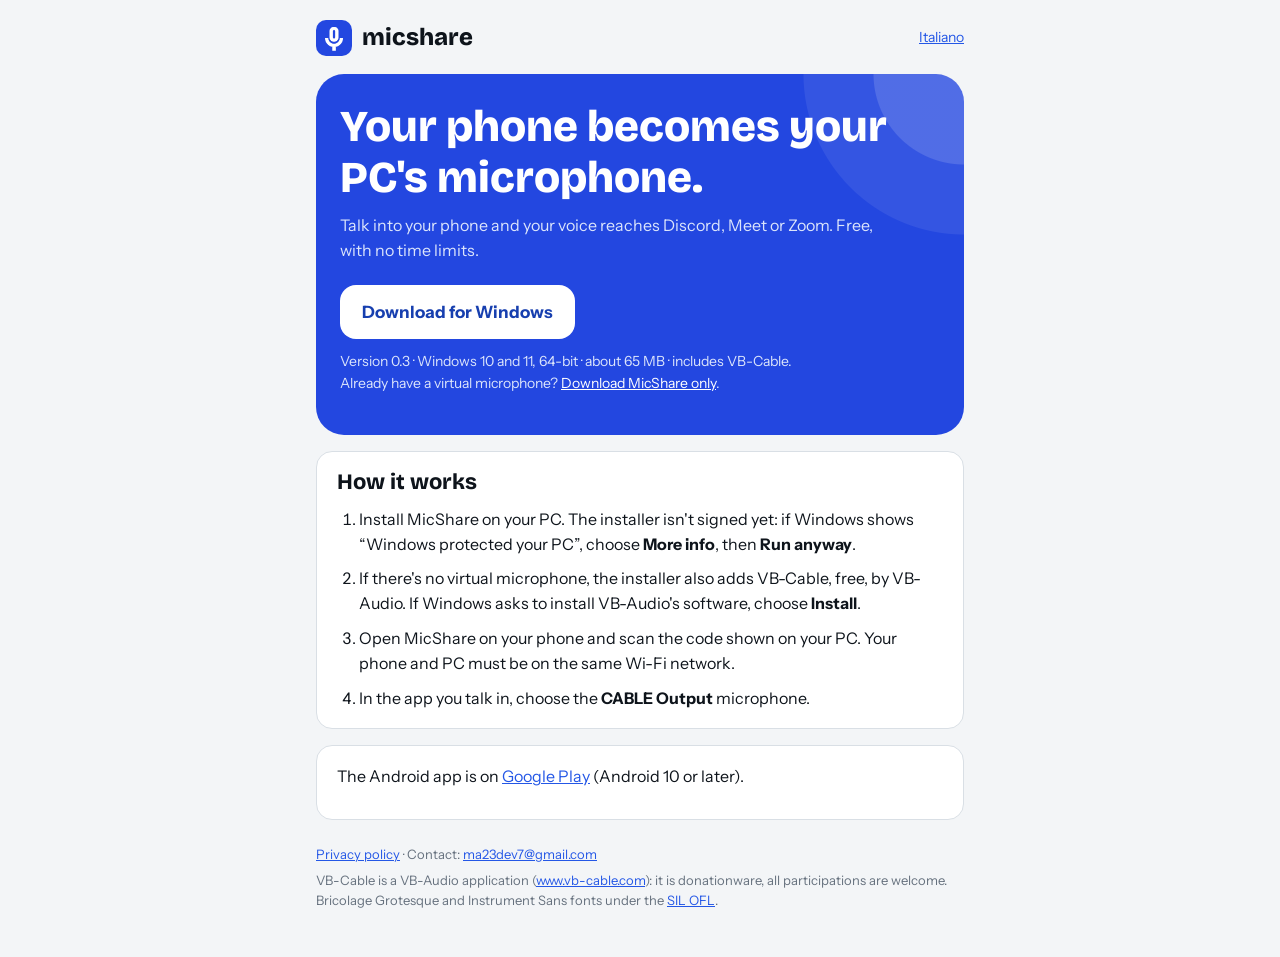
<file: index.html>
<!doctype html>
<html lang="it">
<head>
<meta charset="utf-8">
<meta name="viewport" content="width=device-width, initial-scale=1">
<title>MicShare per Windows</title>
<meta name="description" content="Usa il telefono Android come microfono del PC Windows, via Wi-Fi.">
<link rel="icon" href="icona.png">
<link rel="stylesheet" href="stile.css">
<script src="lingua.js"></script>
</head>
<body>
<main>
  <header>
    <img src="icona.png" alt="">
    <a class="logo" href="./">micshare</a>
    <nav>
      <button class="lang" type="button" data-lingua="en" lang="it">English</button>
      <button class="lang" type="button" data-lingua="it" lang="en">Italiano</button>
    </nav>
  </header>

  <section class="panel">
    <div lang="it">
      <h1>Il telefono diventa il microfono del PC.</h1>
      <p>Parli nel telefono e su Discord, Meet o Zoom arriva la tua voce. Gratis, senza limiti di tempo.</p>
      <a class="download" href="https://github.com/micshare/micshare.github.io/releases/latest/download/MicShareSetup.exe">Scarica per Windows</a>
      <p class="note">Versione 0.3 · Windows 10 e 11 a 64 bit · circa 65 MB · comprende VB-Cable.
        Hai già un microfono virtuale? <a href="https://github.com/micshare/micshare.github.io/releases/latest/download/MicShareSetup.msi">Scarica solo MicShare</a>.</p>
    </div>
    <div lang="en">
      <h1>Your phone becomes your PC's microphone.</h1>
      <p>Talk into your phone and your voice reaches Discord, Meet or Zoom. Free, with no time limits.</p>
      <a class="download" href="https://github.com/micshare/micshare.github.io/releases/latest/download/MicShareSetup.exe">Download for Windows</a>
      <p class="note">Version 0.3 · Windows 10 and 11, 64-bit · about 65 MB · includes VB-Cable.
        Already have a virtual microphone? <a href="https://github.com/micshare/micshare.github.io/releases/latest/download/MicShareSetup.msi">Download MicShare only</a>.</p>
    </div>
  </section>

  <section class="card">
    <div lang="it">
      <h2>Come si usa</h2>
      <ol>
        <li>Installa MicShare sul PC. Il programma non è ancora firmato: se Windows mostra
          «Windows ha protetto il PC», scegli <b>Ulteriori informazioni</b> e poi <b>Esegui comunque</b>.</li>
        <li>Se manca il microfono virtuale, l'installazione aggiunge anche VB-Cable, gratuito, di VB-Audio.
          Se Windows chiede di installare il software di VB-Audio, scegli <b>Installa</b>.</li>
        <li>Apri MicShare sul telefono e inquadra il codice che compare sul PC. Telefono e PC devono essere sulla stessa rete Wi-Fi.</li>
        <li>Nell'app in cui parli scegli il microfono <b>CABLE Output</b>.</li>
      </ol>
    </div>
    <div lang="en">
      <h2>How it works</h2>
      <ol>
        <li>Install MicShare on your PC. The installer isn't signed yet: if Windows shows
          “Windows protected your PC”, choose <b>More info</b>, then <b>Run anyway</b>.</li>
        <li>If there's no virtual microphone, the installer also adds VB-Cable, free, by VB-Audio.
          If Windows asks to install VB-Audio's software, choose <b>Install</b>.</li>
        <li>Open MicShare on your phone and scan the code shown on your PC. Your phone and PC must be on the same Wi-Fi network.</li>
        <li>In the app you talk in, choose the <b>CABLE Output</b> microphone.</li>
      </ol>
    </div>
  </section>

  <section class="card">
    <p lang="it">L'app per Android è su <a href="https://play.google.com/store/apps/details?id=com.micshare">Google Play</a>
      (Android 10 o successivo).</p>
    <p lang="en">The Android app is on <a href="https://play.google.com/store/apps/details?id=com.micshare">Google Play</a>
      (Android 10 or later).</p>
  </section>

  <footer>
    <p lang="it"><a href="privacy/">Informativa sulla privacy</a> · Contatti: <a href="mailto:ma23dev7@gmail.com">ma23dev7@gmail.com</a></p>
    <p lang="en"><a href="privacy/#english">Privacy policy</a> · Contact: <a href="mailto:ma23dev7@gmail.com">ma23dev7@gmail.com</a></p>
    <p lang="it">VB-Cable è un’applicazione di VB-Audio (<a href="https://vb-audio.com/Cable/">www.vb-cable.com</a>): è donationware, ogni contributo è benvenuto. Caratteri Bricolage Grotesque e
      Instrument Sans con licenza <a href="fonts/BricolageGrotesque-OFL.txt">SIL OFL</a>.</p>
    <p lang="en">VB-Cable is a VB-Audio application (<a href="https://vb-audio.com/Cable/">www.vb-cable.com</a>): it is donationware, all participations are welcome. Bricolage Grotesque and
      Instrument Sans fonts under the <a href="fonts/BricolageGrotesque-OFL.txt">SIL OFL</a>.</p>
  </footer>
</main>
</body>
</html>
</file>
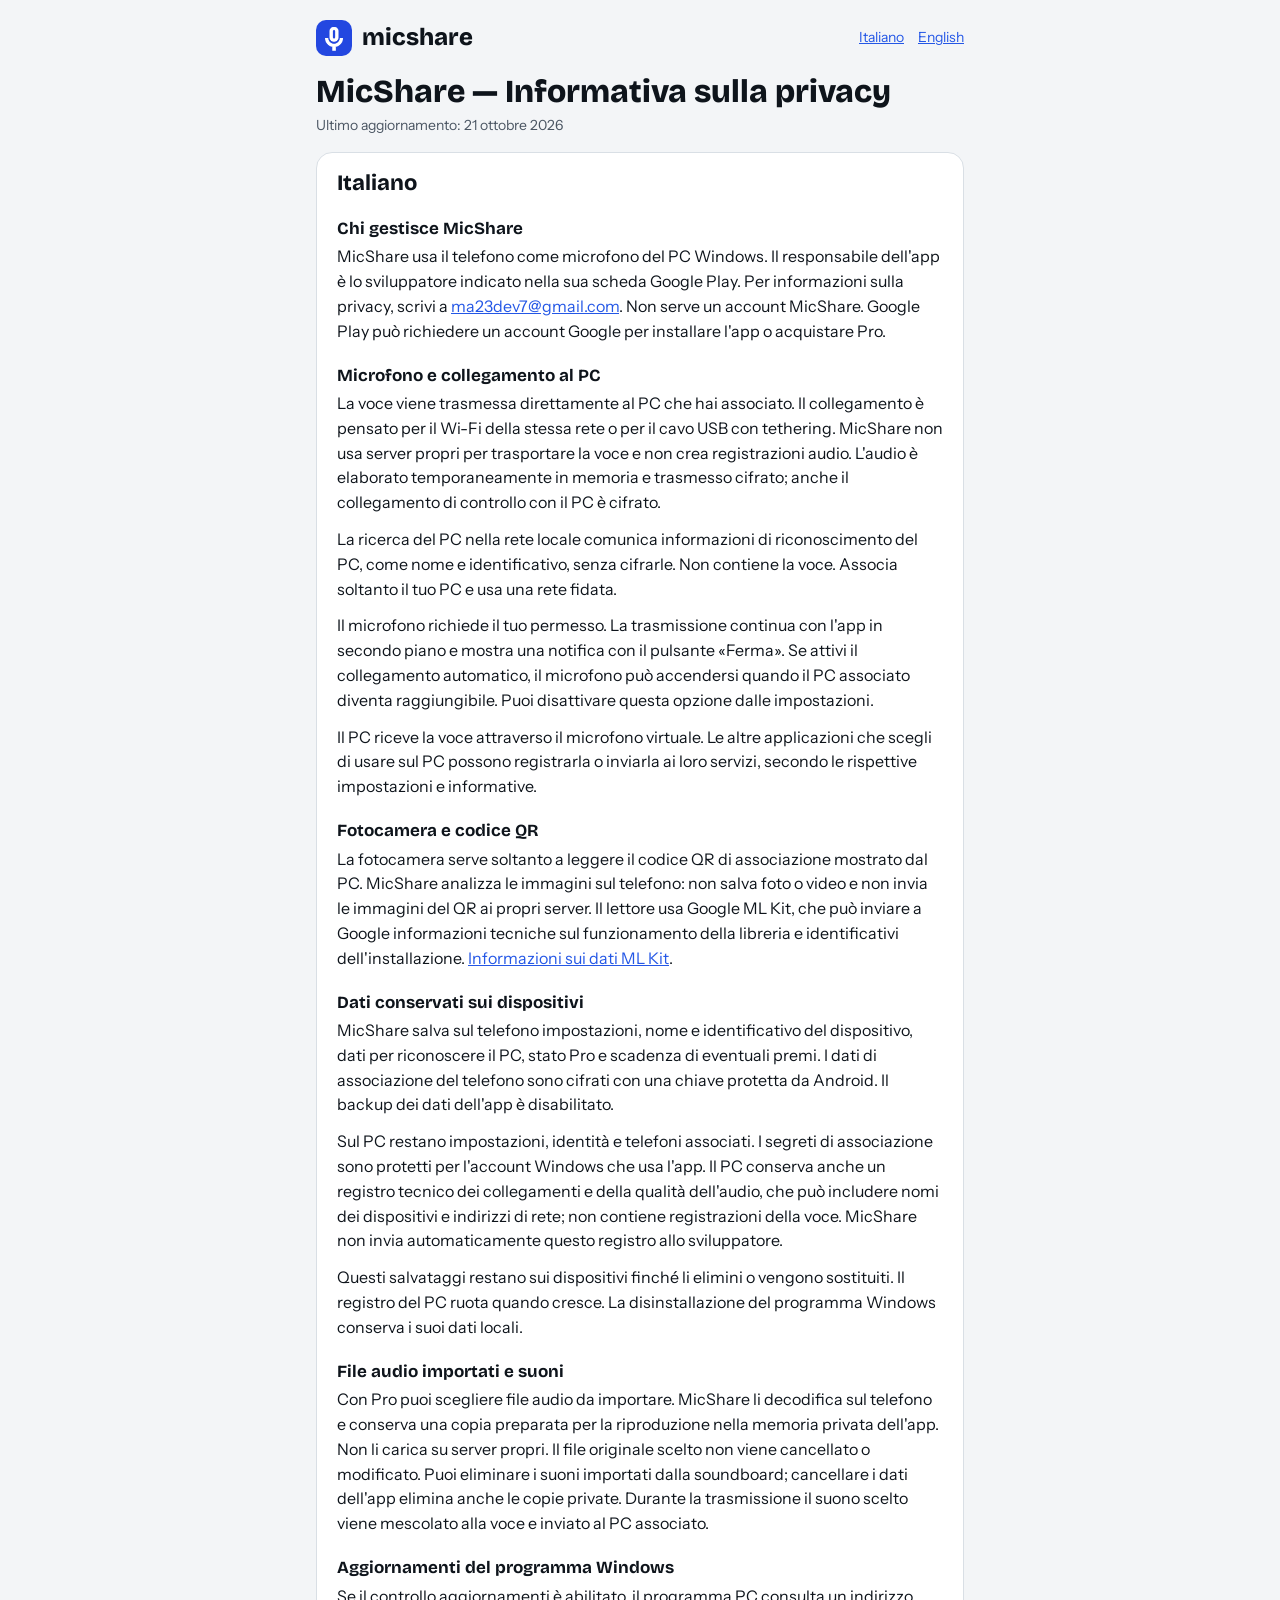
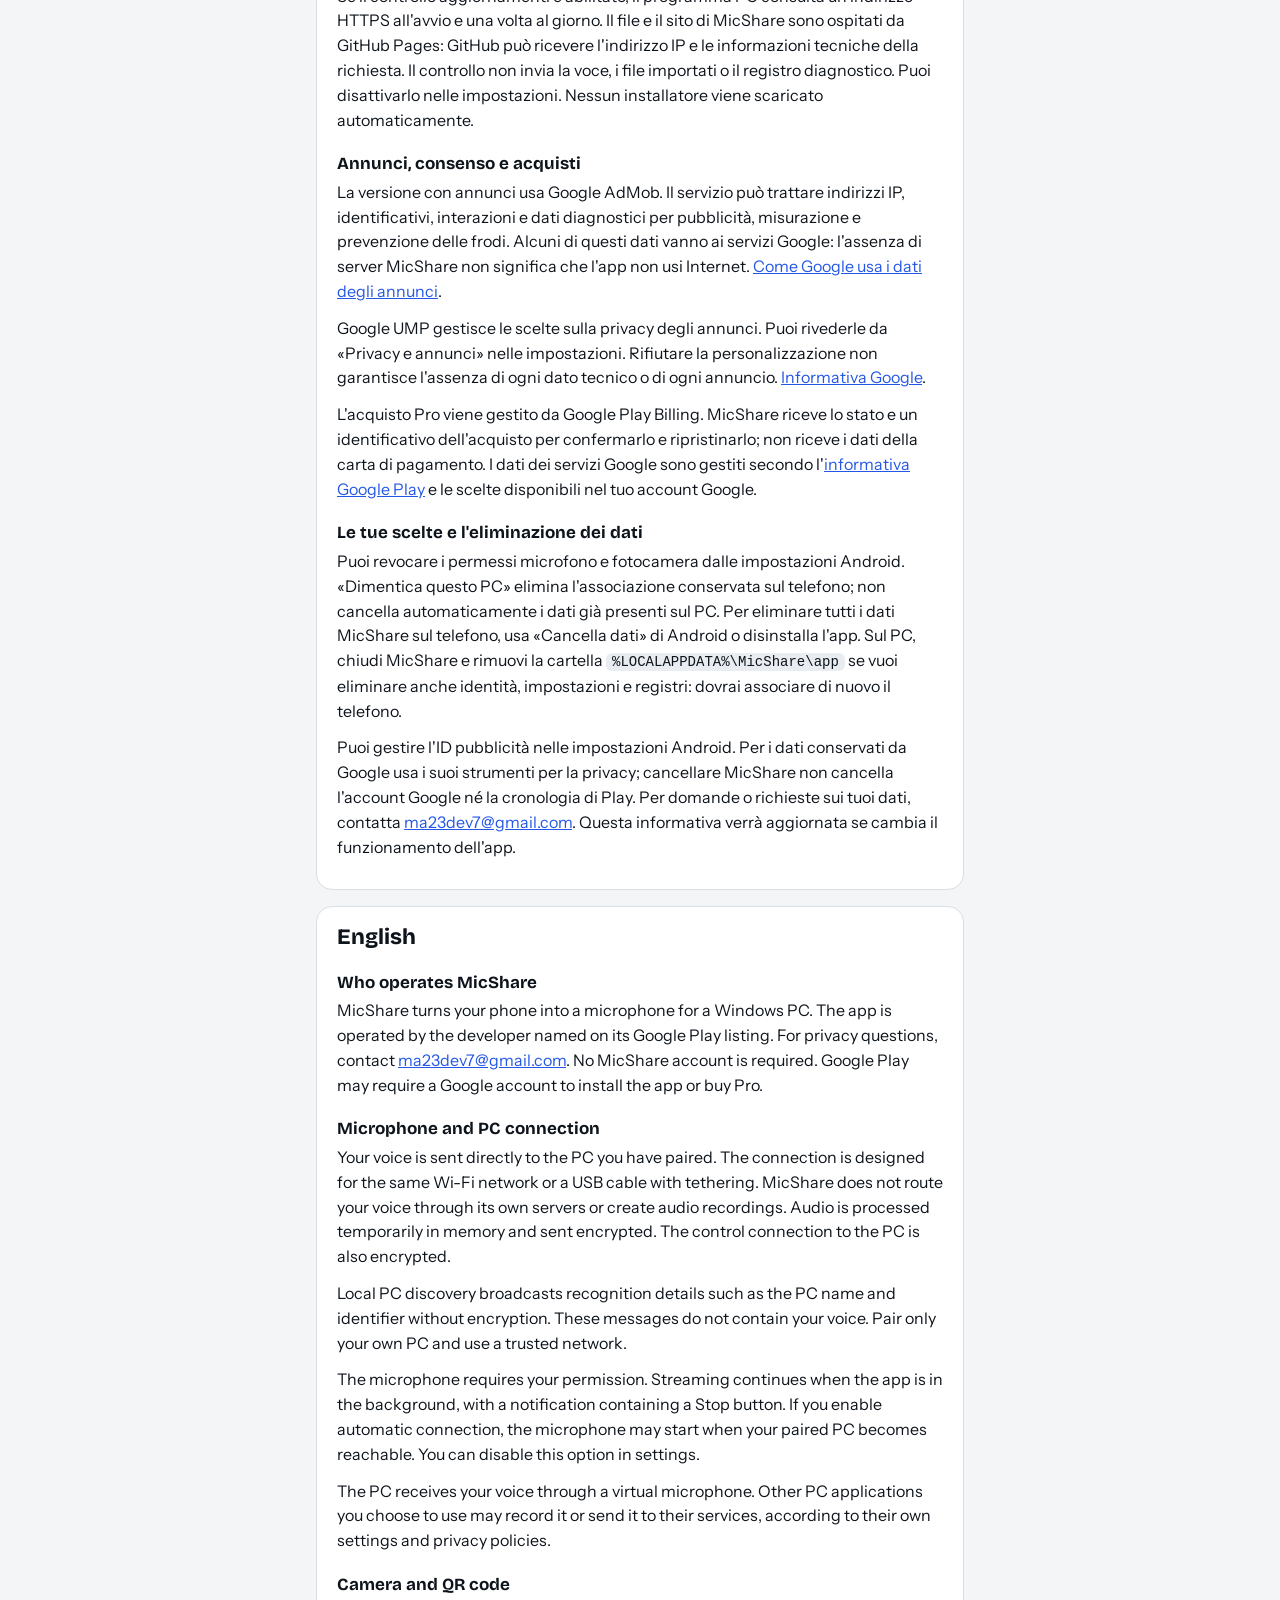
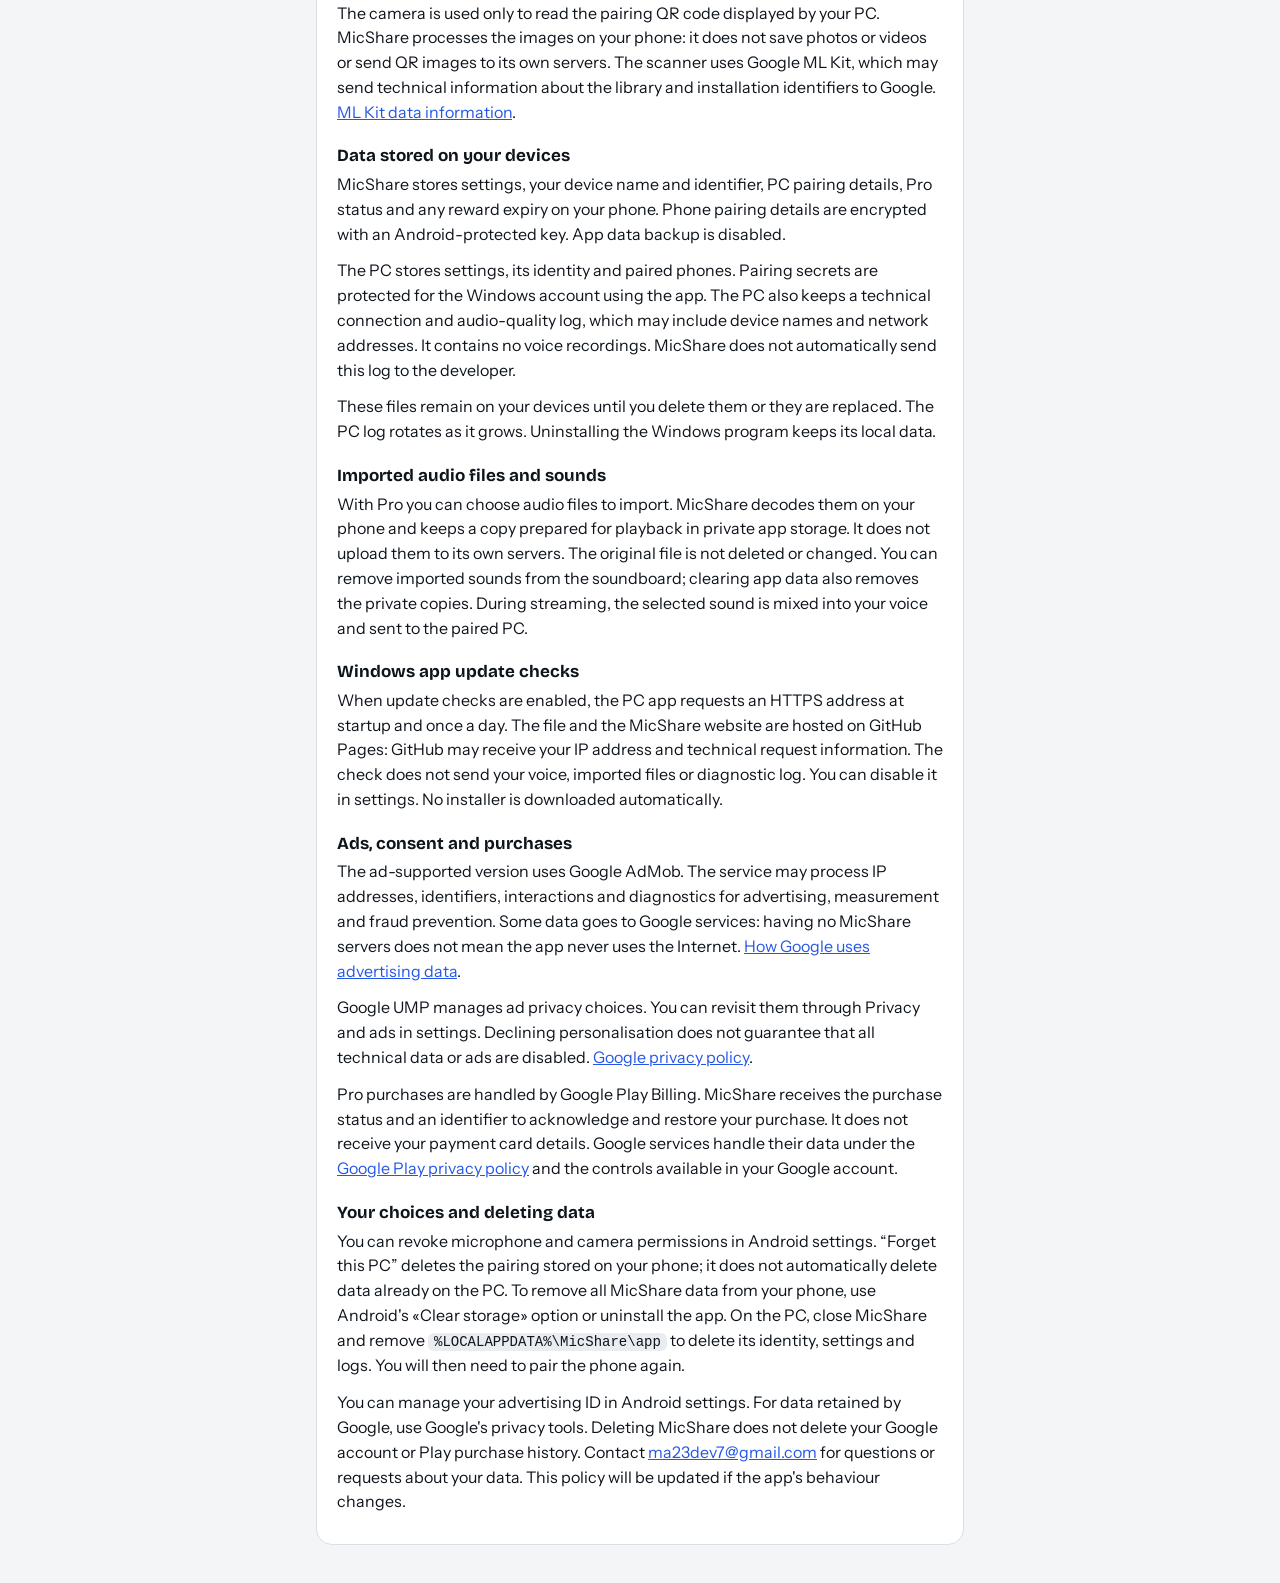
<file: privacy/index.html>
<!doctype html>
<html lang="it">
<head>
<meta charset="utf-8">
<meta name="viewport" content="width=device-width, initial-scale=1">
<title>Privacy di MicShare</title>
<meta name="description" content="Informativa sulla privacy di MicShare. Privacy policy of MicShare.">
<link rel="icon" href="../icona.png">
<link rel="stylesheet" href="../stile.css">
</head>
<body>
<main>
  <header>
    <img src="../icona.png" alt="">
    <a class="logo" href="../">micshare</a>
    <nav><a href="#italiano">Italiano</a><a href="#english">English</a></nav>
  </header>
  <h1>MicShare — Informativa sulla privacy</h1>
  <p class="secondary">Ultimo aggiornamento: 21 ottobre 2026</p>
  <section class="card" lang="it" id="italiano">
<h2>Italiano</h2>
<h3>Chi gestisce MicShare</h3>
<p>MicShare usa il telefono come microfono del PC Windows. Il responsabile dell'app è lo sviluppatore indicato nella sua scheda Google Play. Per informazioni sulla privacy, scrivi a <a href="mailto:ma23dev7@gmail.com">ma23dev7@gmail.com</a>. Non serve un account MicShare. Google Play può richiedere un account Google per installare l'app o acquistare Pro.</p>
<h3>Microfono e collegamento al PC</h3>
<p>La voce viene trasmessa direttamente al PC che hai associato. Il collegamento è pensato per il Wi-Fi della stessa rete o per il cavo USB con tethering. MicShare non usa server propri per trasportare la voce e non crea registrazioni audio. L'audio è elaborato temporaneamente in memoria e trasmesso cifrato; anche il collegamento di controllo con il PC è cifrato.</p>
<p>La ricerca del PC nella rete locale comunica informazioni di riconoscimento del PC, come nome e identificativo, senza cifrarle. Non contiene la voce. Associa soltanto il tuo PC e usa una rete fidata.</p>
<p>Il microfono richiede il tuo permesso. La trasmissione continua con l'app in secondo piano e mostra una notifica con il pulsante «Ferma». Se attivi il collegamento automatico, il microfono può accendersi quando il PC associato diventa raggiungibile. Puoi disattivare questa opzione dalle impostazioni.</p>
<p>Il PC riceve la voce attraverso il microfono virtuale. Le altre applicazioni che scegli di usare sul PC possono registrarla o inviarla ai loro servizi, secondo le rispettive impostazioni e informative.</p>
<h3>Fotocamera e codice QR</h3>
<p>La fotocamera serve soltanto a leggere il codice QR di associazione mostrato dal PC. MicShare analizza le immagini sul telefono: non salva foto o video e non invia le immagini del QR ai propri server. Il lettore usa Google ML Kit, che può inviare a Google informazioni tecniche sul funzionamento della libreria e identificativi dell'installazione. <a href="https://developers.google.com/ml-kit/android-data-disclosure">Informazioni sui dati ML Kit</a>.</p>
<h3>Dati conservati sui dispositivi</h3>
<p>MicShare salva sul telefono impostazioni, nome e identificativo del dispositivo, dati per riconoscere il PC, stato Pro e scadenza di eventuali premi. I dati di associazione del telefono sono cifrati con una chiave protetta da Android. Il backup dei dati dell'app è disabilitato.</p>
<p>Sul PC restano impostazioni, identità e telefoni associati. I segreti di associazione sono protetti per l'account Windows che usa l'app. Il PC conserva anche un registro tecnico dei collegamenti e della qualità dell'audio, che può includere nomi dei dispositivi e indirizzi di rete; non contiene registrazioni della voce. MicShare non invia automaticamente questo registro allo sviluppatore.</p>
<p>Questi salvataggi restano sui dispositivi finché li elimini o vengono sostituiti. Il registro del PC ruota quando cresce. La disinstallazione del programma Windows conserva i suoi dati locali.</p>
<h3>File audio importati e suoni</h3>
<p>Con Pro puoi scegliere file audio da importare. MicShare li decodifica sul telefono e conserva una copia preparata per la riproduzione nella memoria privata dell'app. Non li carica su server propri. Il file originale scelto non viene cancellato o modificato. Puoi eliminare i suoni importati dalla soundboard; cancellare i dati dell'app elimina anche le copie private. Durante la trasmissione il suono scelto viene mescolato alla voce e inviato al PC associato.</p>
<h3>Aggiornamenti del programma Windows</h3>
<p>Se il controllo aggiornamenti è abilitato, il programma PC consulta un indirizzo HTTPS all'avvio e una volta al giorno. Il file e il sito di MicShare sono ospitati da GitHub Pages: GitHub può ricevere l'indirizzo IP e le informazioni tecniche della richiesta. Il controllo non invia la voce, i file importati o il registro diagnostico. Puoi disattivarlo nelle impostazioni. Nessun installatore viene scaricato automaticamente.</p>
<h3>Annunci, consenso e acquisti</h3>
<p>La versione con annunci usa Google AdMob. Il servizio può trattare indirizzi IP, identificativi, interazioni e dati diagnostici per pubblicità, misurazione e prevenzione delle frodi. Alcuni di questi dati vanno ai servizi Google: l'assenza di server MicShare non significa che l'app non usi Internet. <a href="https://policies.google.com/technologies/ads">Come Google usa i dati degli annunci</a>.</p>
<p>Google UMP gestisce le scelte sulla privacy degli annunci. Puoi rivederle da «Privacy e annunci» nelle impostazioni. Rifiutare la personalizzazione non garantisce l'assenza di ogni dato tecnico o di ogni annuncio. <a href="https://policies.google.com/privacy?hl=it">Informativa Google</a>.</p>
<p>L'acquisto Pro viene gestito da Google Play Billing. MicShare riceve lo stato e un identificativo dell'acquisto per confermarlo e ripristinarlo; non riceve i dati della carta di pagamento. I dati dei servizi Google sono gestiti secondo l'<a href="https://policies.google.com/privacy?hl=it">informativa Google Play</a> e le scelte disponibili nel tuo account Google.</p>
<h3>Le tue scelte e l'eliminazione dei dati</h3>
<p>Puoi revocare i permessi microfono e fotocamera dalle impostazioni Android. «Dimentica questo PC» elimina l'associazione conservata sul telefono; non cancella automaticamente i dati già presenti sul PC. Per eliminare tutti i dati MicShare sul telefono, usa «Cancella dati» di Android o disinstalla l'app. Sul PC, chiudi MicShare e rimuovi la cartella <code>%LOCALAPPDATA%\MicShare\app</code> se vuoi eliminare anche identità, impostazioni e registri: dovrai associare di nuovo il telefono.</p>
<p>Puoi gestire l'ID pubblicità nelle impostazioni Android. Per i dati conservati da Google usa i suoi strumenti per la privacy; cancellare MicShare non cancella l'account Google né la cronologia di Play. Per domande o richieste sui tuoi dati, contatta <a href="mailto:ma23dev7@gmail.com">ma23dev7@gmail.com</a>. Questa informativa verrà aggiornata se cambia il funzionamento dell'app.</p>
</section>
<section class="card" lang="en" id="english">
<h2>English</h2>
<h3>Who operates MicShare</h3>
<p>MicShare turns your phone into a microphone for a Windows PC. The app is operated by the developer named on its Google Play listing. For privacy questions, contact <a href="mailto:ma23dev7@gmail.com">ma23dev7@gmail.com</a>. No MicShare account is required. Google Play may require a Google account to install the app or buy Pro.</p>
<h3>Microphone and PC connection</h3>
<p>Your voice is sent directly to the PC you have paired. The connection is designed for the same Wi-Fi network or a USB cable with tethering. MicShare does not route your voice through its own servers or create audio recordings. Audio is processed temporarily in memory and sent encrypted. The control connection to the PC is also encrypted.</p>
<p>Local PC discovery broadcasts recognition details such as the PC name and identifier without encryption. These messages do not contain your voice. Pair only your own PC and use a trusted network.</p>
<p>The microphone requires your permission. Streaming continues when the app is in the background, with a notification containing a Stop button. If you enable automatic connection, the microphone may start when your paired PC becomes reachable. You can disable this option in settings.</p>
<p>The PC receives your voice through a virtual microphone. Other PC applications you choose to use may record it or send it to their services, according to their own settings and privacy policies.</p>
<h3>Camera and QR code</h3>
<p>The camera is used only to read the pairing QR code displayed by your PC. MicShare processes the images on your phone: it does not save photos or videos or send QR images to its own servers. The scanner uses Google ML Kit, which may send technical information about the library and installation identifiers to Google. <a href="https://developers.google.com/ml-kit/android-data-disclosure">ML Kit data information</a>.</p>
<h3>Data stored on your devices</h3>
<p>MicShare stores settings, your device name and identifier, PC pairing details, Pro status and any reward expiry on your phone. Phone pairing details are encrypted with an Android-protected key. App data backup is disabled.</p>
<p>The PC stores settings, its identity and paired phones. Pairing secrets are protected for the Windows account using the app. The PC also keeps a technical connection and audio-quality log, which may include device names and network addresses. It contains no voice recordings. MicShare does not automatically send this log to the developer.</p>
<p>These files remain on your devices until you delete them or they are replaced. The PC log rotates as it grows. Uninstalling the Windows program keeps its local data.</p>
<h3>Imported audio files and sounds</h3>
<p>With Pro you can choose audio files to import. MicShare decodes them on your phone and keeps a copy prepared for playback in private app storage. It does not upload them to its own servers. The original file is not deleted or changed. You can remove imported sounds from the soundboard; clearing app data also removes the private copies. During streaming, the selected sound is mixed into your voice and sent to the paired PC.</p>
<h3>Windows app update checks</h3>
<p>When update checks are enabled, the PC app requests an HTTPS address at startup and once a day. The file and the MicShare website are hosted on GitHub Pages: GitHub may receive your IP address and technical request information. The check does not send your voice, imported files or diagnostic log. You can disable it in settings. No installer is downloaded automatically.</p>
<h3>Ads, consent and purchases</h3>
<p>The ad-supported version uses Google AdMob. The service may process IP addresses, identifiers, interactions and diagnostics for advertising, measurement and fraud prevention. Some data goes to Google services: having no MicShare servers does not mean the app never uses the Internet. <a href="https://policies.google.com/technologies/ads">How Google uses advertising data</a>.</p>
<p>Google UMP manages ad privacy choices. You can revisit them through Privacy and ads in settings. Declining personalisation does not guarantee that all technical data or ads are disabled. <a href="https://policies.google.com/privacy?hl=en">Google privacy policy</a>.</p>
<p>Pro purchases are handled by Google Play Billing. MicShare receives the purchase status and an identifier to acknowledge and restore your purchase. It does not receive your payment card details. Google services handle their data under the <a href="https://policies.google.com/privacy?hl=en">Google Play privacy policy</a> and the controls available in your Google account.</p>
<h3>Your choices and deleting data</h3>
<p>You can revoke microphone and camera permissions in Android settings. “Forget this PC” deletes the pairing stored on your phone; it does not automatically delete data already on the PC. To remove all MicShare data from your phone, use Android's «Clear storage» option or uninstall the app. On the PC, close MicShare and remove <code>%LOCALAPPDATA%\MicShare\app</code> to delete its identity, settings and logs. You will then need to pair the phone again.</p>
<p>You can manage your advertising ID in Android settings. For data retained by Google, use Google's privacy tools. Deleting MicShare does not delete your Google account or Play purchase history. Contact <a href="mailto:ma23dev7@gmail.com">ma23dev7@gmail.com</a> for questions or requests about your data. This policy will be updated if the app's behaviour changes.</p>
</section>
</main>
</body>
</html>
</file>
<file: stile.css>
/* Colori e misure come in docs/DESIGN.md */
@font-face { font-family: "Bricolage Grotesque"; src: url("fonts/BricolageGrotesque.ttf") format("truetype"); font-weight: 200 800; font-display: swap; }
@font-face { font-family: "Instrument Sans"; src: url("fonts/InstrumentSans.ttf") format("truetype"); font-weight: 400 700; font-display: swap; }

:root {
  --bg: #F3F5F7; --surface: #FFFFFF; --surface2: #E9EDF1; --line: #D9DFE5;
  --ink: #0E141B; --ink2: #4A5562; --ink3: #66717E; --accent: #2457E6; --accent-soft: #DCE5FB;
  --panel: #2347E0;
  color-scheme: light;
}
@media (prefers-color-scheme: dark) {
  :root {
    --bg: #0D1116; --surface: #151A21; --surface2: #1E252E; --line: #2A323C;
    --ink: #EEF2F6; --ink2: #A9B3BF; --ink3: #8B96A3; --accent: #6E95FF; --accent-soft: #1D2A52;
    color-scheme: dark;
  }
}

* { box-sizing: border-box; }
body {
  margin: 0; background: var(--bg); color: var(--ink);
  font: 16px/1.55 "Instrument Sans", system-ui, sans-serif;
}
main { max-width: 680px; margin: 0 auto; padding: 20px 16px 40px; }
a { color: var(--accent); }
h1, h2, h3, .logo { font-family: "Bricolage Grotesque", system-ui, sans-serif; line-height: 1.15; }
main > h1 { font-size: 32px; font-weight: 800; margin: 8px 0 4px; }
h2 { font-size: 22px; font-weight: 750; margin: 0 0 12px; }
h3 { font-size: 17px; font-weight: 700; margin: 22px 0 6px; }
p { margin: 0 0 12px; }
code { background: var(--surface2); border-radius: 6px; padding: 1px 6px; font-size: 14px; overflow-wrap: anywhere; }

header { display: flex; align-items: center; gap: 10px; margin-bottom: 18px; }
header img { width: 36px; height: 36px; border-radius: 10px; }
.logo { font-size: 24px; font-weight: 800; color: var(--ink); text-decoration: none; }
header nav { margin-left: auto; display: flex; gap: 14px; font-size: 14px; }

.panel {
  background: var(--panel); color: #fff; border-radius: 28px; padding: 28px 24px;
  background-image: radial-gradient(circle at 100% 0, rgba(255,255,255,.14) 0 90px, transparent 91px),
                    radial-gradient(circle at 100% 0, rgba(255,255,255,.08) 0 160px, transparent 161px);
}
.panel h1 { font-size: clamp(32px, 7vw, 44px); font-weight: 800; margin: 0 0 10px; }
.panel p { color: #DCE5FB; max-width: 34em; }
.panel p a { color: #fff; }
.download {
  display: inline-block; margin-top: 10px; background: #fff; color: #173FAF; font-weight: 700;
  text-decoration: none; border-radius: 16px; padding: 14px 22px; font-size: 17px;
}
.download:focus-visible, .download:hover { outline: 3px solid #DCE5FB; outline-offset: 2px; }
.note { font-size: 14px; margin-top: 12px; }

.card { background: var(--surface); border: 1px solid var(--line); border-radius: 16px; padding: 18px 20px; margin-top: 16px; }
.card ol { margin: 0; padding-left: 22px; }
.card li { margin-bottom: 10px; }
.card li:last-child { margin-bottom: 0; }
.secondary { color: var(--ink2); font-size: 14px; }
footer { color: var(--ink3); font-size: 13px; margin-top: 24px; }
footer p { margin-bottom: 6px; }

/* Lingua scelta da lingua.js; senza script si vedono tutte e due. */
html.scelta:not(.en) [lang="en"], html.scelta.en [lang="it"] { display: none; }
.lang { background: none; border: 0; color: var(--accent); font: inherit; cursor: pointer; padding: 0; text-decoration: underline; }
</file>
